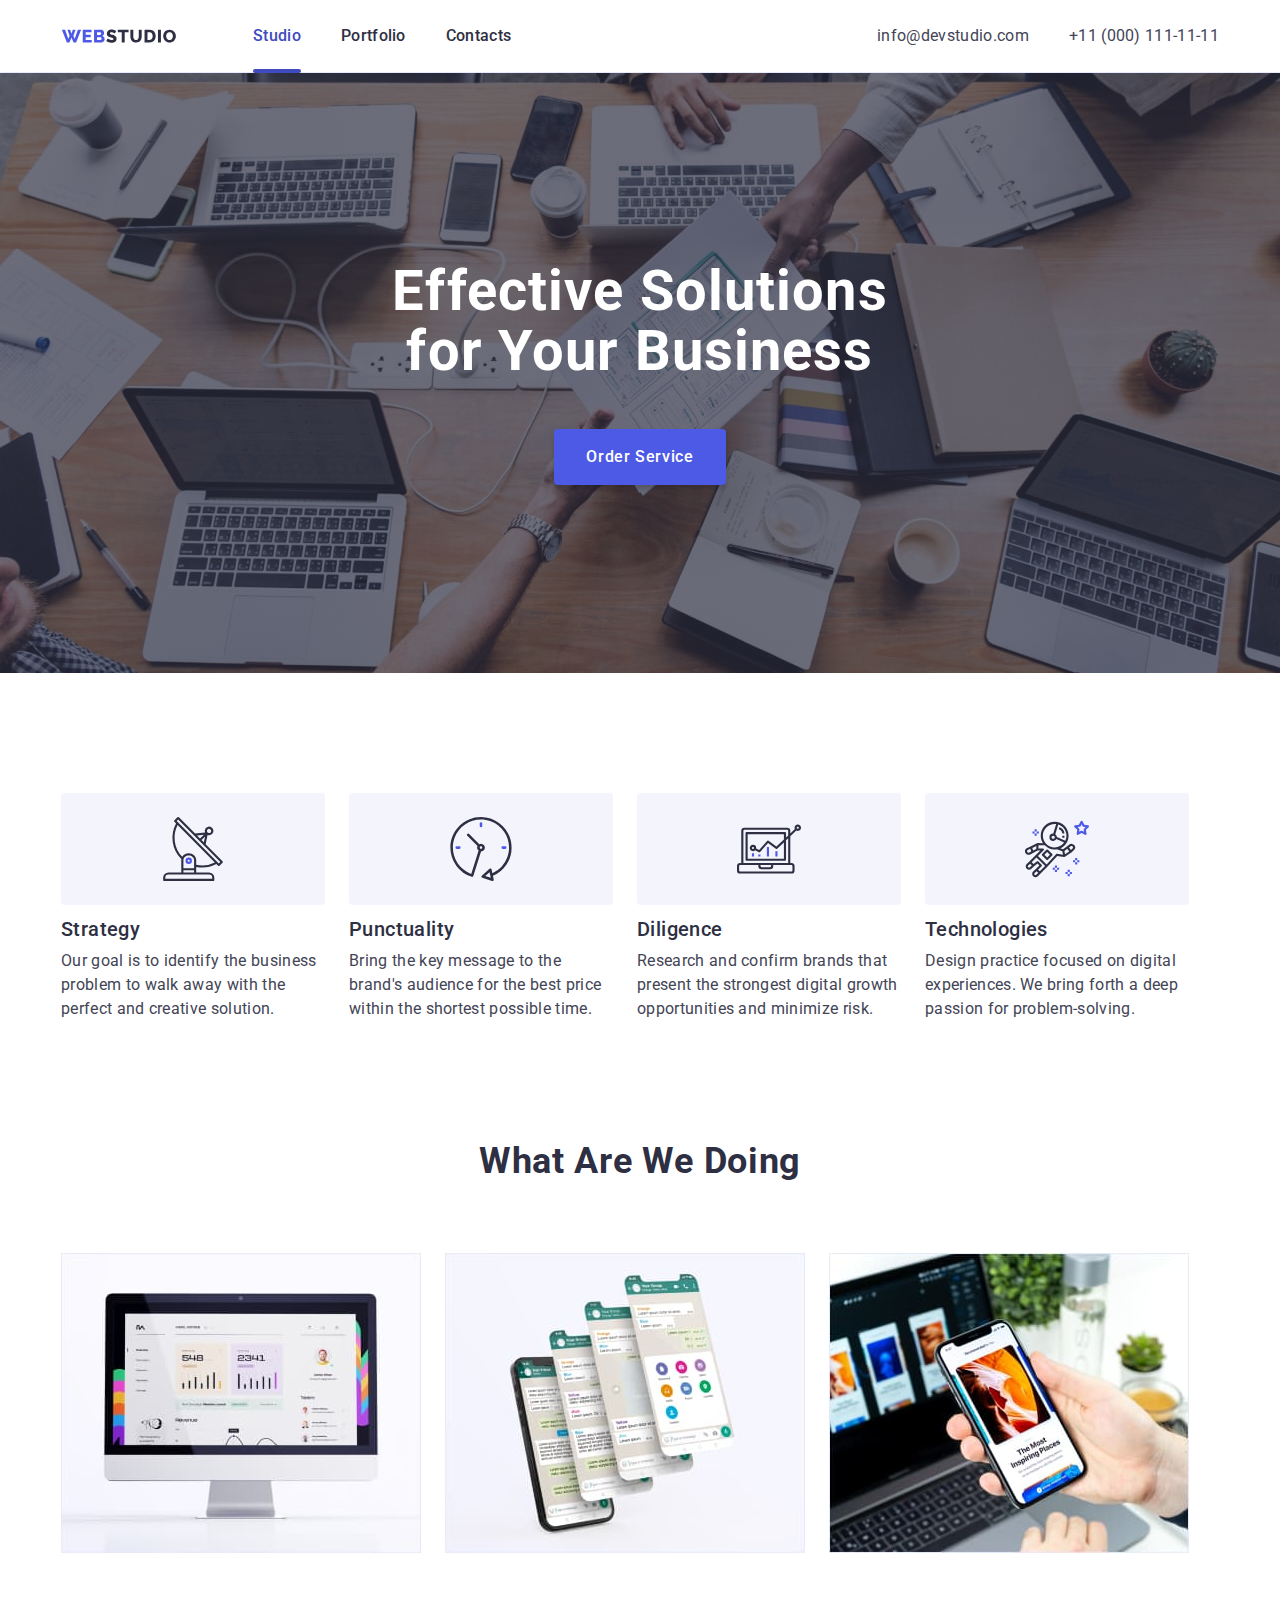
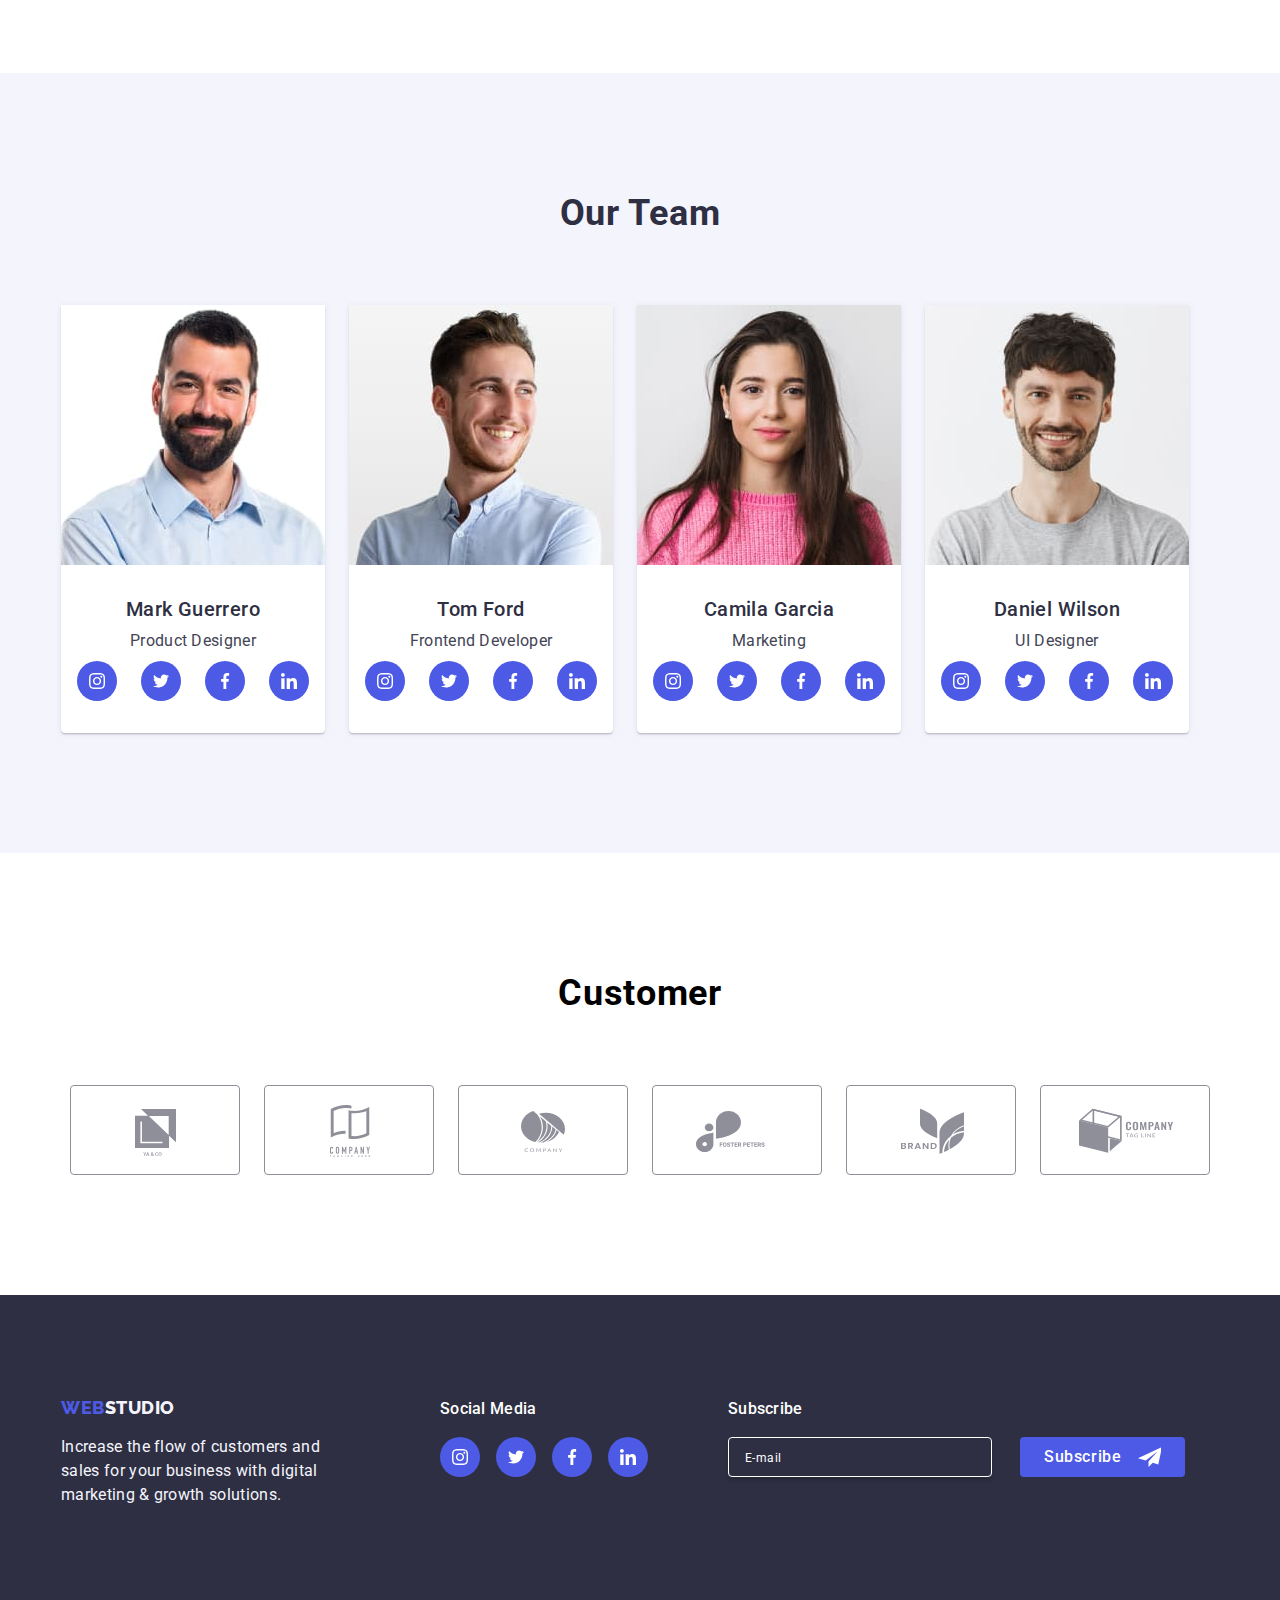
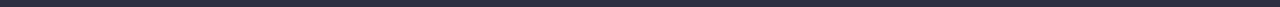
<file: index.html>
<!DOCTYPE html>
<html lang="en">
  <head>
    <title>Cyfred Go-IT-Markup Homework 6</title>
    <meta name="description" content="Cyfred Go-IT-Markup Homework 6">
    <meta charset="utf-8">

    <link rel="preconnect" href="https://fonts.googleapis.com">
    <link rel="preconnect" href="https://fonts.gstatic.com" crossorigin>
    <link href="https://fonts.googleapis.com/css2?family=Raleway:wght@800&family=Roboto:wght@400;500;700&display=swap" rel="stylesheet">
    <link rel="stylesheet" href="https://cdnjs.cloudflare.com/ajax/libs/modern-normalize/2.0.0/modern-normalize.min.css" integrity="sha512-4xo8blKMVCiXpTaLzQSLSw3KFOVPWhm/TRtuPVc4WG6kUgjH6J03IBuG7JZPkcWMxJ5huwaBpOpnwYElP/m6wg==" crossorigin="anonymous" referrerpolicy="no-referrer" />
    <link rel="stylesheet" href="css/styles.css">

  <body>
    <!-- Header Section -->
    <header class="header">
      <div class ="container main-header-container">
        <nav class="nav">
          <a href="index.html">
            <img class="nav-logo" src="./images/logo.svg" alt="Logo" >
          </a>
          <ul class="nav-list list">
            <li class="nav-list-item">
              <a class="nav-list-item-link active" href="./index.html">Studio</a>
            </li>
            <li class="nav-list-item">
              <a class="nav-list-item-link" href="./portfolio.html">Portfolio</a>
            </li>
            <li class="nav-list-item">
              <a class="nav-list-item-link" href="./index.html">Contacts</a>
            </li>
          </ul>
        </nav>
        <address class="address">
          <ul class="address-list list">
            <li class="address-list-item">
              <a class="address-list-item-link" href="mailto:info@devstudio.com" >info@devstudio.com</a>
            </li>
            <li class="address-list-item">
              <a class="address-list-item-link" href="tel:+110001111111">+11 (000) 111-11-11</a>
            </li>
          </ul>
        </address>
      </div>
    </header>  
    <!-- Main Section -->
    <main>
      <section class="section hero">
        <div class="container hero-container">
          <h1 class="section-hero-heading-text">
            Effective Solutions <br>
            for Your Business
          </h1>
          <button class="section-hero-button" type="button" data-modal-open>Order Service</button>
        </div>  
      </section>

      <section class="section feature">
        <div class="container feature-container">
          <h2 class="section-feature-heading-text" hidden>Features</h2>
          <ul class="feature-list list">
            <li class="feature-list-item">
              <svg width="64" height="64" class="icon icon-feature" >
                <use href="./icon.svg#antenna"></use>
              </svg>
              <h3 class="feature-list-item-heading-text">Strategy</h3>
              <p class="feature-list-item-content">
                Our goal is to identify the business <br>
                problem to walk away with the <br>
                perfect and creative solution.
              </p>
            </li>
            <li class="feature-list-item">
              <svg width="64" height="64" class="icon icon-feature">
                <use href="./icon.svg#clock"></use>
              </svg>
              <h3 class="feature-list-item-heading-text">Punctuality</h3>
              <p class="feature-list-item-content">
                Bring the key message to the <br>
                brand's audience for the best price <br>
                within the shortest possible time.
              </p>
            </li>
            <li class="feature-list-item">
              <svg width="64" height="64" class="icon icon-feature">
                <use href="./icon.svg#diagram"></use>
              </svg>
              <h3 class="feature-list-item-heading-text">Diligence</h3>
              <p class="feature-list-item-content">
                Research and confirm brands that <br>
                present the strongest digital growth <br>
                opportunities and minimize risk.
              </p>
            </li>
            <li class="feature-list-item">
              <svg width="64" height="64" class="icon icon-feature" >
                <use href="./icon.svg#astronaut"></use>
              </svg>
              <h3 class="feature-list-item-heading-text">Technologies</h3>
              <p class="feature-list-item-content">
                Design practice focused on digital <br>
                experiences. We bring forth a deep <br>
                passion for problem-solving.
              </p>
            </li>
          </ul>
        </div>     
      </section>

      <section class="section product">
        <div class="container product-container">
          <h2 class="section-product-heading-text">What are we doing</h2>
          <ul class="product-list list">
            <li class="product-list-item">
              <img class="product-list-item-img" src="images/wawd-img1.jpg" alt="What are we doing image1">
            </li>
            <li class="product-list-item">
              <img class="product-list-item-img" src="images/wawd-img2.jpg" alt="What are we doing image2">
            </li>
            <li class="product-list-item">
              <img class="product-list-item-img" src="images/wawd-img3.jpg" alt="What are we doing image3">
            </li>
          </ul>
        </div>
      </section>

      <section class="section team">
        <div class="container team-container">
          <h2 class="section-team-heading-text">Our Team</h2>
          <ul class="team-list list">
            <li class="team-list-item">
              <img class="team-list-item-img" src="images/ot-img1.jpg" alt="Product Designer">
              <div class="team-item-details">
                <h3 class="team-list-item-name">Mark Guerrero</h3>
                <p class="team-list-item-position">Product Designer</p>
                  <ul class="icon-team-list">
                    <li class="team-social-media-icon">
                      <a href="#" class="team-social-media-icon-link">
                        <svg width="16" height="16">
                            <use href="./icon.svg#instagram"></use>
                        </svg>
                      </a>
                    </li>
                    <li class="team-social-media-icon">
                      <a href="#" class="team-social-media-icon-link">
                        <svg width="16" height="16">
                            <use href="./icon.svg#twitter"></use>
                        </svg>
                      </a>
                    </li>
                    <li class="team-social-media-icon">
                      <a href="#" class="team-social-media-icon-link">
                        <svg width="16" height="16">
                            <use href="./icon.svg#facebook"></use>
                        </svg>
                      </a>
                    </li>
                    <li class="team-social-media-icon">
                      <a href="#" class="team-social-media-icon-link">
                        <svg width="16" height="16">
                            <use href="./icon.svg#linkedin"></use>
                        </svg>
                      </a>
                    </li>
                  </ul>
              </div>
            </li>
            <li class="team-list-item">
              <img class="team-list-item-img" src="images/ot-img2.jpg" alt="Frontend Developer">
              <div class="team-item-details">
                <h3 class="team-list-item-name">Tom Ford</h3>
                <p class="team-list-item-position">Frontend Developer</p>
                <ul class="icon-team-list">
                  <li class="team-social-media-icon">
                    <a href="#" class="team-social-media-icon-link">
                      <svg width="16" height="16">
                          <use href="./icon.svg#instagram"></use>
                      </svg>
                    </a>
                  </li>
                  <li class="team-social-media-icon">
                    <a href="#" class="team-social-media-icon-link">
                      <svg width="16" height="16">
                          <use href="./icon.svg#twitter"></use>
                      </svg>
                    </a>
                  </li>
                  <li class="team-social-media-icon">
                    <a href="#" class="team-social-media-icon-link">
                      <svg width="16" height="16">
                          <use href="./icon.svg#facebook"></use>
                      </svg>
                    </a>
                  </li>
                  <li class="team-social-media-icon">
                    <a href="#" class="team-social-media-icon-link">
                      <svg width="16" height="16">
                          <use href="./icon.svg#linkedin"></use>
                      </svg>
                    </a>
                  </li>
                </ul>
              </div>
            </li>
            <li class="team-list-item">
              <img class="team-list-item-img" src="images/ot-img3.jpg" alt="Marketing">
              <div class="team-item-details">
                <h3 class="team-list-item-name">Camila Garcia</h3>
                <p class="team-list-item-position">Marketing</p>
                <ul class="icon-team-list">
                  <li class="team-social-media-icon">
                    <a href="#" class="team-social-media-icon-link">
                      <svg width="16" height="16">
                          <use href="./icon.svg#instagram"></use>
                      </svg>
                    </a>
                  </li>
                  <li class="team-social-media-icon">
                    <a href="#" class="team-social-media-icon-link">
                      <svg width="16" height="16">
                          <use href="./icon.svg#twitter"></use>
                      </svg>
                    </a>
                  </li>
                  <li class="team-social-media-icon">
                    <a href="#" class="team-social-media-icon-link">
                      <svg width="16" height="16">
                          <use href="./icon.svg#facebook"></use>
                      </svg>
                    </a>
                  </li>
                  <li class="team-social-media-icon">
                    <a href="#" class="team-social-media-icon-link">
                      <svg width="16" height="16">
                          <use href="./icon.svg#linkedin"></use>
                      </svg>
                    </a>
                  </li>
                </ul>
              </div>
            </li>
            <li class="team-list-item">
              <img class="team-list-item-img" src="images/ot-img4.jpg" alt="UI Designer">
              <div class="team-item-details">
                <h3 class="team-list-item-name">Daniel Wilson</h3>
                <p class="team-list-item-position">UI Designer</p>
                <ul class="icon-team-list">
                  <li class="team-social-media-icon">
                    <a href="#" class="team-social-media-icon-link">
                      <svg width="16" height="16">
                          <use href="./icon.svg#instagram"></use>
                      </svg>
                    </a>
                  </li>
                  <li class="team-social-media-icon">
                    <a href="#" class="team-social-media-icon-link">
                      <svg width="16" height="16">
                          <use href="./icon.svg#twitter"></use>
                      </svg>
                    </a>
                  </li>
                  <li class="team-social-media-icon">
                    <a href="#" class="team-social-media-icon-link">
                      <svg width="16" height="16">
                          <use href="./icon.svg#facebook"></use>
                      </svg>
                    </a>
                  </li>
                  <li class="team-social-media-icon">
                    <a href="#" class="team-social-media-icon-link">
                      <svg width="16" height="16">
                          <use href="./icon.svg#linkedin"></use>
                      </svg>
                    </a>
                  </li>
                </ul>
              </div>
            </li>
          </ul>
        </div>
      </section>
      <!-- customer icon section -->
      <section class="customer">
        <div class="container customer-container">
            <h2 class="customer-header-title"> Customer </h2>
            <ul class="customer-list list">
              <li class="customer-list-item">
                <a href="#" class="customer-list-icon-link">
                    <svg class="customer-icon" width="168" height="88">
                      <use href="./icon.svg#client1"></use>
                    </svg>
                </a>
              </li>
              <li class="customer-list-item">
                <a href="#" class="customer-list-icon-link">
                  <svg class="customer-icon" width="168" height="88">
                    <use href="./icon.svg#client2"></use>
                  </svg>
                </a>
              </li>
              <li class="customer-list-item">
                <a href="#" class="customer-list-icon-link">
                  <svg class="customer-icon" width="168" height="88">
                    <use href="./icon.svg#client3"></use>
                  </svg>
                </a>
              </li>
              <li class="customer-list-item">
                <a href="#" class="customer-list-icon-link">
                  <svg class="customer-icon" width="168" height="88">
                    <use href="./icon.svg#client4"></use>
                  </svg>
                </a>
              </li>
              <li class="customer-list-item">
                <a href="#" class="customer-list-icon-link">
                  <svg class="customer-icon" width="168" height="88">
                    <use href="./icon.svg#client5"></use>
                  </svg>
                </a>
              </li>
              <li class="customer-list-item">
                <a href="#" class="customer-list-icon-link">
                  <svg class="customer-icon" width="168" height="88">
                    <use href="./icon.svg#client6"></use>
                  </svg>
                </a>
              </li>
            </ul>
        </div>
      </section>         
    </main>
    <!-- Footer Section -->
    <footer class="footer">
        <div class="container footer-container">
          <div class="footer-details">
              <a href="index.html">
                <span class="span-web">WEB</span><span class="span-studio">STUDIO</span>
              </a>
              <p class="footer-text">
                Increase the flow of customers and <br>
                sales for your business with digital <br>
                marketing & growth solutions.
              </p>
          </div>
          <div class="footer-social-links">
              <h2 class="social-media"> Social Media </h2>
              <ul class="footer-social-media-list list ">
                  <li class="footer-social-media-item">
                      <a href="#" class="footer-social-media-icon-link">
                          <svg class="footer-social-icon" width="24" height="24" >
                              <use href="./icon.svg#instagram"></use>
                          </svg>
                      </a>
                  </li>
                  <li class="team-social-media-icon">
                      <a href="#" class="footer-social-media-icon-link">
                          <svg class="footer-social-icon" width="24" height="24">
                              <use href="./icon.svg#twitter"></use>
                          </svg>
                      </a>
                      </li>
                      <li class="team-social-media-icon">
                      <a href="#" class="footer-social-media-icon-link">
                          <svg class="footer-social-icon" width="24" height="24">
                              <use href="./icon.svg#facebook"></use>
                          </svg>
                      </a>
                      </li>
                      <li class="team-social-media-icon">
                      <a href="#" class="footer-social-media-icon-link">
                          <svg class="footer-social-icon" width="24" height="24">
                              <use href="./icon.svg#linkedin"></use>
                          </svg>
                      </a>
                  </li>

              </ul>
          </div>
          <div class="footer-subscribe">
            <p class="subscriber-text"> Subscribe </p>
                <form class="subscriber-form">
                    <div class="subscriber-field">
                        <label class="footer-form-field">
                            <input class="footer-form-input" type="email" name="user-email" placeholder="E-mail" required>
                        </label>
                        <button class="button button-subscriber" type="submit">
                          <span>Subscribe</span>
                          <svg width="24" height="24" class="subscriber-icon">
                            <use href="./icon.svg#paper-plane"></use>
                          </svg>
                         
                        </button>
                    </div>
                </form>
            </div>
        </div> 
    </footer>
    <div class="modal is-hidden" data-modal>
      <div class="modal-content">
        <button type="button" class="modal-close" data-modal-close>
          <svg class="modal-close-icon" width="8" height="8">
            <use href="./icon.svg#icon-close"></use>
          </svg>
        </button>
        <h2 class="modal-title">Leave your contacts and we will call you back</h2>
        
        <form class="user-contact">

          <label class = "user-contact-field">
            <span class = "user-contact-label">Name</span>
            <input class = "user-contact-input" type="text" name="full_name" required>
            <svg class="user-contact-field-icon">
              <use href="./icon.svg#icon-name"></use>
            </svg>
          </label>

          <label class="user-contact-field">
            <span class="user-contact-label">Phone</span>
            <input class = "user-contact-input" 
              type="tel" name="user-phone" required />
            <svg class="user-contact-field-icon">
              <use href="./icon.svg#icon-phone"></use>
            </svg>
          </label>

          <label class="user-contact-field">
            <span class="user-contact-label">Email</span>
            <input class = "user-contact-input" 
              type="email" name="user-email" required />
            <svg class="user-contact-field-icon">
              <use href="./icon.svg#icon-email"></use>
            </svg>
          </label>
           
          <label class="user-contact-field user-contact-comment">
            <span class="user-contact-label">Comments</span>
            <textarea
              class="user-contact-textarea"
              name="user-feedback"
              rows="8"
              placeholder="Text input"
            ></textarea>
          </label>

          <label class="user-contact-field user-contact-checkbox">
            <input
              class="user-contact-input-checkbox"
              type="checkbox"
              name="user-terms"
             
            />
            <svg class="user-contact-field-checkmark" width="16" height="16">
              <use href="./icon.svg#icon-checkbox"></use>
            </svg>
            <span class="user-contact-agree-text"
              >I accept the terms and conditions of the
              <a class="form-terms" href="">Privacy Policy</a>
            </span>
          </label>

          <button class="user-contact-submit" type="submit">Send</button>
        </form>
      </div>
    </div>
    
    <script src="./js/modal.js"></script>

  </body>
</html>
</file>
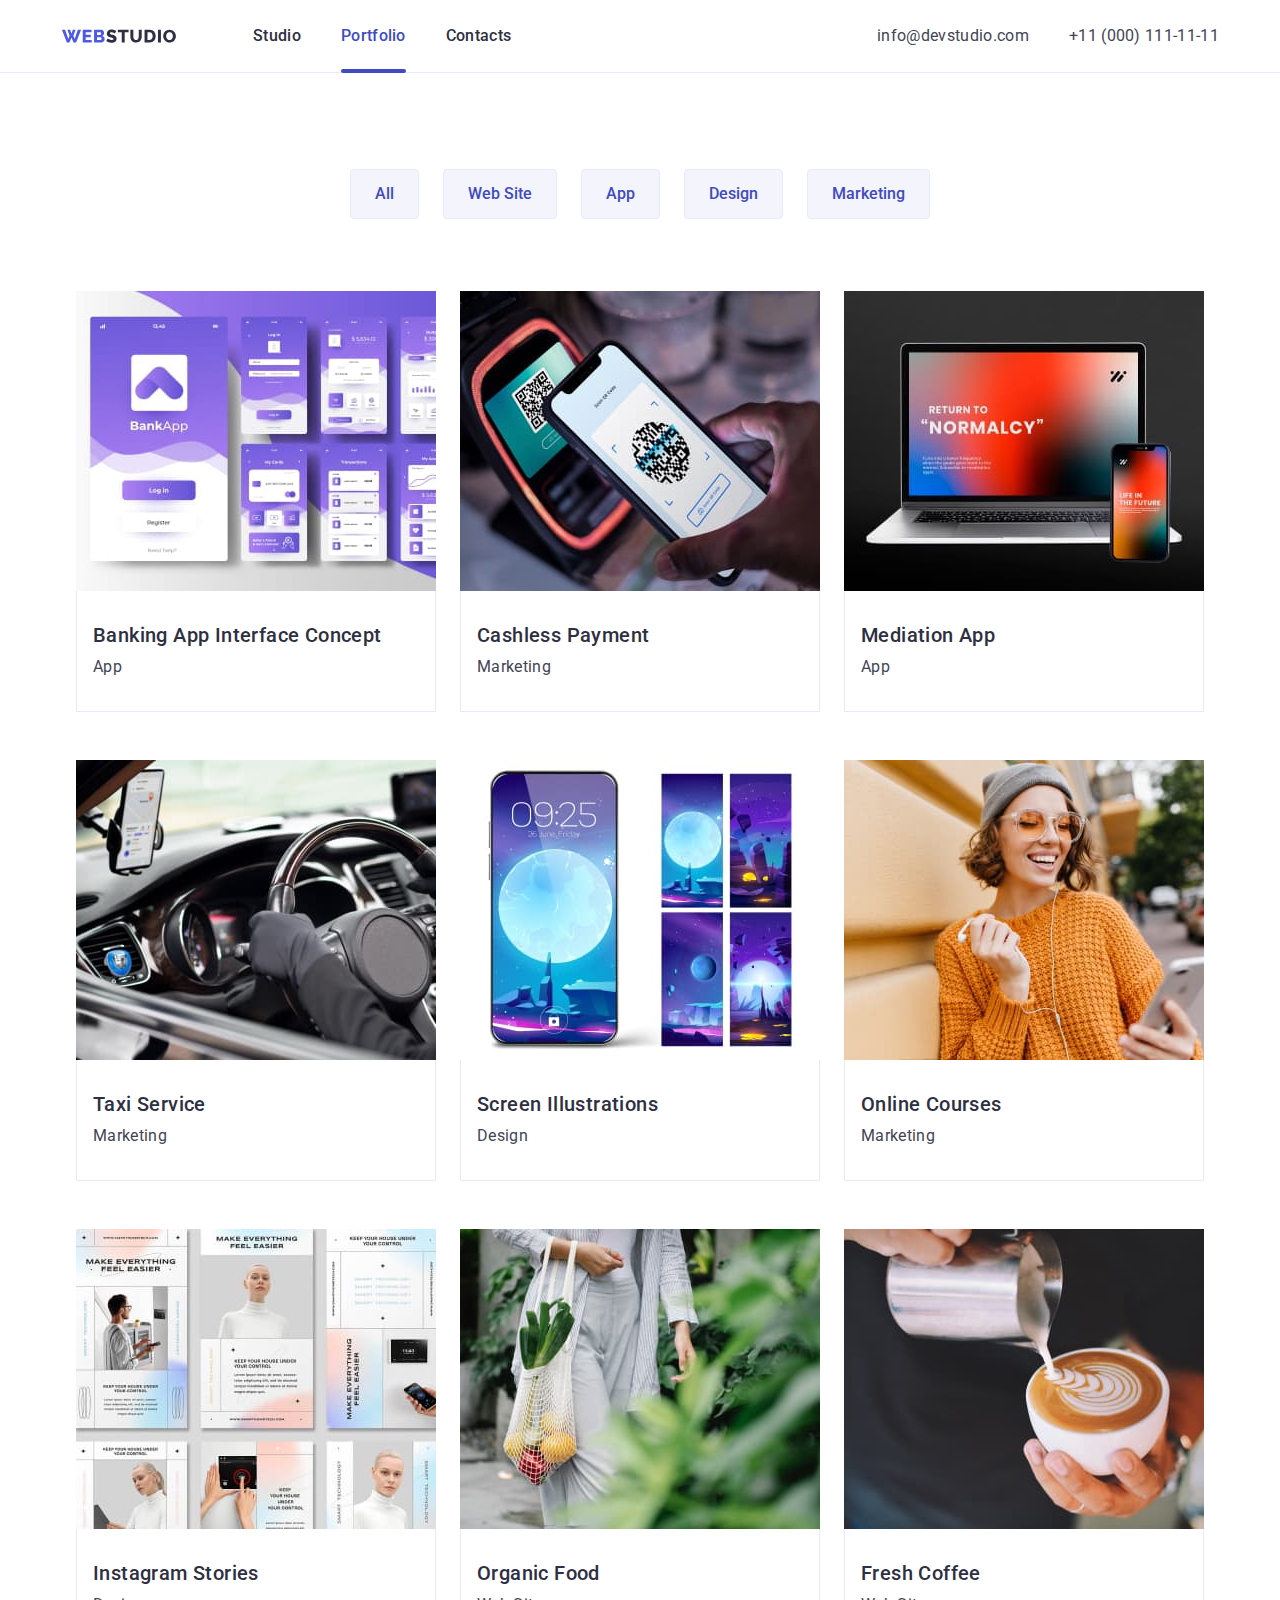
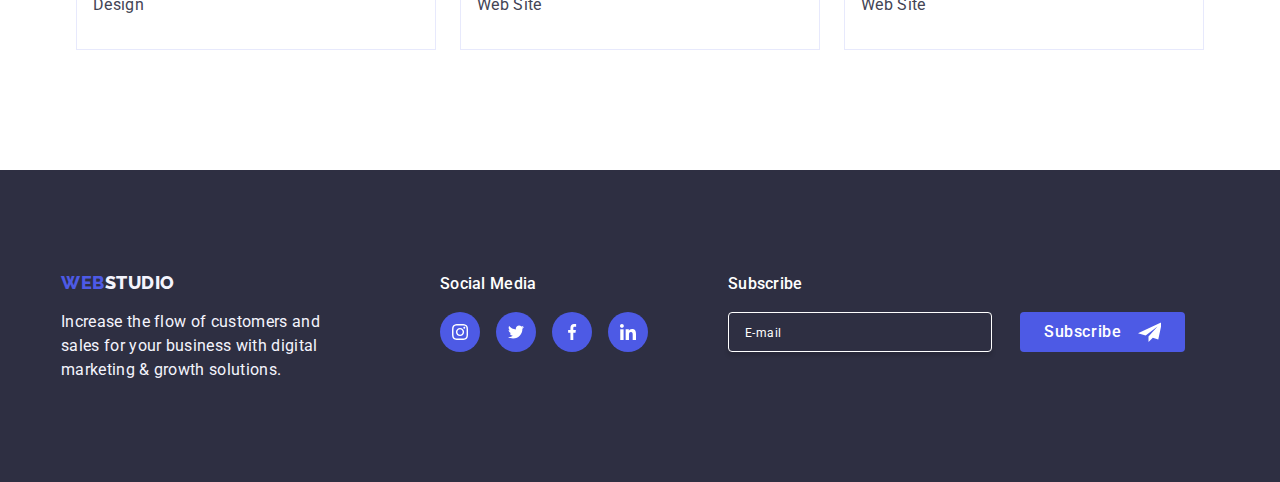
<file: portfolio.html>
<!DOCTYPE html>
<html lang="en">

  <head>

    <title>Cyfred Go-IT-Markup Homework 6</title>
    <meta name="description" content="Cyfred Go-IT-Markup Homework 6" >
    <meta charset="utf-8" >

    <link rel="preconnect" href="https://fonts.googleapis.com">
    <link rel="preconnect" href="https://fonts.gstatic.com" crossorigin>
    <link href="https://fonts.googleapis.com/css2?family=Raleway:wght@800&family=Roboto:wght@400;500;700&display=swap" rel="stylesheet">
    <link rel="stylesheet" href="https://cdnjs.cloudflare.com/ajax/libs/modern-normalize/2.0.0/modern-normalize.min.css" integrity="sha512-4xo8blKMVCiXpTaLzQSLSw3KFOVPWhm/TRtuPVc4WG6kUgjH6J03IBuG7JZPkcWMxJ5huwaBpOpnwYElP/m6wg==" crossorigin="anonymous" referrerpolicy="no-referrer" />
    <link rel="stylesheet" href="css/styles.css" >

  </head>

  <body>
    <!-- Header Section -->
    <header class="header">
      <div class ="container main-header-container">
        <nav class="nav">
          <a href="index.html">
            <img class="nav-logo" src="./images/logo.svg" alt="Logo">
          </a>
          <ul class="nav-list list">
            <li class="nav-list-item">
              <a class="nav-list-item-link" href="./index.html">Studio</a>
            </li>
            <li class="nav-list-item">
              <a class="nav-list-item-link active" href="./portfolio.html">Portfolio</a>
            </li>
            <li class="nav-list-item">
              <a class="nav-list-item-link" href="./index.html">Contacts</a>
            </li>
          </ul>
        </nav>
        <address class="address">
          <ul class="address-list list">
            <li class="address-list-item">
              <a class="address-list-item-link" href="mailto:info@devstudio.com"
                >info@devstudio.com</a
              >
            </li>
            <li class="address-list-item">
              <a class="address-list-item-link" href="tel:+110001111111"
                >+11 (000) 111-11-11</a>
            </li>
          </ul>
        </address>
      </div>
    </header>
    <!-- Main Section -->
    <main>
      <!-- Filter Buttons -->
      <section class="section portfolio">
        <div class ="container portfolio-container"> 
          <h2 class="section-portfolio-heading-text" hidden>Portfolio Filter</h2>
          <ul class="portfolio-projects-list list">
            <li class="portfolio-list-item">
              <button class="portfolio-item-button active-button" type="button">
                All
              </button>
            </li>
            <li class="portfolio-list-item">
              <button class="portfolio-item-button" type="button">
                Web Site
              </button>
            </li>
            <li class="portfolio-list-item">
              <button class="portfolio-item-button" type="button">App</button>
            </li>
            <li class="portfolio-list-item">
              <button class="portfolio-item-button" type="button">Design</button>
            </li>
            <li class="portfolio-list-item">
              <button class="portfolio-item-button" type="button">
                Marketing
              </button>
            </li>
          </ul>
        </div> 
      </section>
      <!-- Section Projects -->
      <section class="section projects">
        <div class ="container project-container">
          <h2 class="section-projects-heading-text" hidden>Project1 Lists</h2>
          <ul class="section-projects-list list">
            <li class="projects-list-item">
              <div class="projects-list-item">
                <div class="container-figure-wrapper">
                  <figure class="our-projects-figure">
                    <figcaption class="our-projects-figure-caption">
                      14 Stylish and User-Friendly App Design Concepts · Task Manager App · Calorie Tracker App · Exotic Fruit Ecommerce App · Cloud Storage App
                    </figcaption>
                    <img
                      class="project-item-image"
                      src="images/row1-project-card1.jpg"
                      alt="Banking App Interface Concept"
                    >
                  </figure>
                </div>
              </div>
              <div class="project-item-details">
                <h3 class="project-item-text-project-name">Banking App Interface Concept</h3>
                <p class="project-item-text-project-type">App</p>
              </div>
            </li>
            <li class="projects-list-item">
              <div class="projects-list-item">
                <div class="container-figure-wrapper">
                  <figure class="our-projects-figure">
                    <figcaption class="class="our-projects-figure-caption"">
                      14 Stylish and User-Friendly App Design Concepts · Task Manager App · Calorie Tracker App · Exotic Fruit Ecommerce App · Cloud Storage App
                    </figcaption>
                    <img
                      class="project-item-image"
                      src="images/row1-project-card2.jpg"
                      alt="Cashless Payment"
                    >
                  </figure>
                </div>
              </div>
              <div class="project-item-details">
                <h3 class="project-item-text-project-name">Cashless Payment</h3>
                <p class="project-item-text-project-type">Marketing</p>
              </div>
            </li>
            <li class="projects-list-item">
              <div class="projects-list-item">
                <div class="container-figure-wrapper">
                  <figure class="our-projects-figure">
                    <figcaption class="class="our-projects-figure-caption"">
                      14 Stylish and User-Friendly App Design Concepts · Task Manager App · Calorie Tracker App · Exotic Fruit Ecommerce App · Cloud Storage App
                    </figcaption>
                    <img
                      class="project-item-image"
                      src="images/row1-project-card3.jpg"
                      alt="Mediation App"
                    >
                  </figure>
                </div>
              </div>
              <div class="project-item-details">
                <h3 class="project-item-text-project-name">Mediation App</h3>
                <p class="project-item-text-project-type">App</p>
              </div>
            </li>
            <li class="projects-list-item">
              <div class="projects-list-item">
                <div class="container-figure-wrapper">
                  <figure class="our-projects-figure">
                    <figcaption class="class="our-projects-figure-caption"">
                      14 Stylish and User-Friendly App Design Concepts · Task Manager App · Calorie Tracker App · Exotic Fruit Ecommerce App · Cloud Storage App
                    </figcaption>
                    <img
                      class="project-item-image"
                      src="images/row2-project-card1.jpg"
                      alt="Taxi Service"
                    >
                  </figure>
                </div>
              </div>
              <div class="project-item-details">
                <h3 class="project-item-text-project-name">Taxi Service</h3>
                <p class="project-item-text-project-type">Marketing</p>
              </div>
            </li>

            <li class="projects-list-item">
              <div class="projects-list-item">
                <div class="container-figure-wrapper">  
                  <figure class="our-projects-figure">
                    <figcaption class="class="our-projects-figure-caption"">
                      14 Stylish and User-Friendly App Design Concepts · Task Manager App · Calorie Tracker App · Exotic Fruit Ecommerce App · Cloud Storage App
                    </figcaption>
                    <img
                      class="project-item-image"
                      src="images/row2-project-card2.jpg"
                      alt="Screen Illustrations"
                    >
                  </figure>
                </div>
              </div>
              <div class="project-item-details">
                <h3 class="project-item-text-project-name">Screen Illustrations</h3>
                <p class="project-item-text-project-type">Design</p>
              </div>
            </li>
            <li class="projects-list-item">
              <div class="projects-list-item">
                <div class="container-figure-wrapper">
                  <figure class="our-projects-figure">
                    <figcaption class="class="our-projects-figure-caption"">
                      14 Stylish and User-Friendly App Design Concepts · Task Manager App · Calorie Tracker App · Exotic Fruit Ecommerce App · Cloud Storage App
                    </figcaption>
                    <img
                      class="project-item-image"
                      src="images/row2-project-card3.jpg"
                      alt="Online Courses"
                    >
                  </figure>
                </div>
              </div>
              <div class="project-item-details">
                <h3 class="project-item-text-project-name">Online Courses</h3>
                <p class="project-item-text-project-type">Marketing</p>
              </div>
            </li>
            <li class="projects-list-item">
              <div class="projects-list-item">
                <div class="container-figure-wrapper">
                  <figure class="our-projects-figure">
                    <figcaption class="class="our-projects-figure-caption"">
                      14 Stylish and User-Friendly App Design Concepts · Task Manager App · Calorie Tracker App · Exotic Fruit Ecommerce App · Cloud Storage App
                    </figcaption>
                    <img
                      class="project-item-image"
                      src="images/row3-project-card1.jpg"
                      alt="Instagram Stories"
                    >
                  </figure>
                </div>
              </div>
              <div class="project-item-details">
                <h3 class="project-item-text-project-name">Instagram Stories</h3>
                <p class="project-item-text-project-type">Design</p>
              </div>
            </li>
            <li class="projects-list-item">
              <div class="projects-list-item">
                <div class="container-figure-wrapper">
                  <figure class="our-projects-figure">
                    <figcaption class="class="our-projects-figure-caption"">
                      14 Stylish and User-Friendly App Design Concepts · Task Manager App · Calorie Tracker App · Exotic Fruit Ecommerce App · Cloud Storage App
                    </figcaption>
                    <img
                      class="project-item-image"
                      src="images/row3-project-card2.jpg"
                      alt="Organic Food"
                    >
                  </figure>
                </div>
              </div>
              <div class="project-item-details">
                <h3 class="project-item-text-project-name">Organic Food</h3>
                <p class="project-item-text-project-type">Web Site</p>
              </div>
            </li>
            <li class="projects-list-item">
              <div class="projects-list-item">
                <div class="container-figure-wrapper">
                  <figure class="our-projects-figure">
                    <figcaption class="class="our-projects-figure-caption"">
                      14 Stylish and User-Friendly App Design Concepts · Task Manager App · Calorie Tracker App · Exotic Fruit Ecommerce App · Cloud Storage App
                    </figcaption>
                    <img
                      class="project-item-image"
                      src="images/row3-project-card3.jpg"
                      alt="Fresh Coffee"
                    >
                  </figure>
                </div>
              </div>
              <div class="project-item-details"> 
                <h3 class="project-item-text-project-name">Fresh Coffee</h3>
                <p class="project-item-text-project-type">Web Site</p>
              </div> 
            </li>
          </ul>
        </div>
      </section>
    </main>
    <!-- Footer Section -->
    <footer class="footer">
      <div class="container footer-container">
        <div class="footer-details">
            <a href="index.html">
              <span class="span-web">WEB</span><span class="span-studio">STUDIO</span>
            </a>
            <p class="footer-text">
              Increase the flow of customers and <br>
              sales for your business with digital <br>
              marketing & growth solutions.
            </p>
        </div>
        <div class="footer-social-links">
            <h2 class="social-media"> Social Media </h2>
            <ul class="footer-social-media-list list ">
                <li class="footer-social-media-item">
                    <a href="#" class="footer-social-media-icon-link">
                        <svg class="footer-social-icon" width="24" height="24" >
                            <use href="./icon.svg#instagram"></use>
                        </svg>
                    </a>
                </li>
                <li class="team-social-media-icon">
                    <a href="#" class="footer-social-media-icon-link">
                        <svg class="footer-social-icon" width="24" height="24">
                            <use href="./icon.svg#twitter"></use>
                        </svg>
                    </a>
                    </li>
                    <li class="team-social-media-icon">
                    <a href="#" class="footer-social-media-icon-link">
                        <svg class="footer-social-icon" width="24" height="24">
                            <use href="./icon.svg#facebook"></use>
                        </svg>
                    </a>
                    </li>
                   
                    <li class="team-social-media-icon">
                    <a href="#" class="footer-social-media-icon-link">
                        <svg class="footer-social-icon" width="24" height="24">
                            <use href="./icon.svg#linkedin"></use>
                        </svg>
                    </a>
                </li>
            </ul>
        </div>
        <div class="footer-subscribe">
          <p class="subscriber-text"> Subscribe </p>
              <form class="subscriber-form">
                  <div class="subscriber-field">
                      <label class="footer-form-field">
                          <input class="footer-form-input" type="email" name="user-email" placeholder="E-mail" required>
                      </label>
                      <button class="button button-subscriber" type="submit">
                        Subscribe
                        <svg width="24" height="24" class="subscriber-icon">
                          <use href="./icon.svg#paper-plane"></use>
                        </svg>
                       
                      </button>
                  </div>
              </form>
          </div>
        </div> 
      </div>
    </footer>
    <div class="modal is-hidden" data-modal>
      <div class="modal-content">
        <button type="button" class="modal-close" data-modal-close>
          <svg class="modal-close-icon" width="8" height="8" stroke="1">
            <use href="./icon.svg#icon-close"></use>
          </svg>
        </button>
      </div>
    </div>
    <script src="./js/modal.js"></script>
  </body>
</html>
</file>
<file: css/styles.css>
* {
  margin: 0;
  padding: 0;
  box-sizing: border-box;
}

:root {
  --iris: #4D5AE5;
  --ocean: #404BBF;
  --navy-blue: #2E2F42;
  --green: #31D0AA;
  --slate: #434455;
  --light-slate: #8E8F99;
  --cornflower: #E7E9FC;
  --cloud: #F4F4FD;
  --navy-blue-modal: rgba(46, 47, 66, 0.40);
  --grey :#2E2F42;
  --white :#FFFFFF;
  --dairy :#FCFCFC;
  --transition-duration: 250ms;
  }

body {
  font-family: 'Roboto', sans-serif;
  background-color: rgba(255,255,255,1);
}

ul {
  list-style: none;
}

a {
  text-decoration: none;
}

figure{
  margin: 0px;
}

img{
  display: block;
  width: 100%;
}

button {
  font-family: inherit;
  cursor: pointer;
  border: unset;
  outline: none;
}

address{
  font-size: normal;
}

input {
  font-family: inherit;
}

.container{
  width: 1158px;
  margin: 0 auto;
}

.main-header-container{
  display: flex;
  justify-content: space-between;
}

.header{
  background-color: var(--white);
  border-bottom: 1px solid var(--cornflower);
  padding: 24px 0;
}

.nav{
  display: inline-flex;
  gap: 76px;
}

.nav-list{
  display: flex;
  gap: 40px; 
}

.nav-list-item{
  position: relative;
}

.nav-list-item-link {
  color: var(--navy-blue);
  font-size: 16px;
  font-weight: 500;
  line-height: 1.50em; /* 150% */
  letter-spacing: 0.32px;
  transition: color var(--transition-duration) 
          cubic-bezier(0.4, 0, 0.2, 1);
}

.nav-list-item-link::after{
  content: '';
  height: 4px;
  width: 0;
  background-color: var(--ocean);
  border-radius: 2px;
  position: absolute;
  left: 0;
  bottom: -25px;
  transition: width var(--transition-duration) 
              cubic-bezier(0.4, 0, 0.2, 1);
}


.nav-list-item:hover .nav-list-item-link::after{
  width: 100%;
}

.nav-list-item-link:hover::after, .active::after{
  width: 100%;
}

.nav-list-item:hover .address-list-item-link{
  color: var(--ocean);
}

.nav-list-item:hover .nav-list-item-link{
  color: var(--ocean);
}

.nav-list-item-link.active {
  color: var(--ocean);
}

.address-list{
  display: flex;
  gap: 40px;
}

.address-list-item-link {
  color: var(--slate);
  font-size: 16px;
  font-style: normal;
  line-height: 1.5em;
  letter-spacing: 0.32px;
}

/* .nav-list-item-link:hover,
.nav-list-item-link:focus, */
.address-list-item-link:hover,
.address-list-item-link:focus {
  color: var(--ocean);
}

.hero {
  
  background-image: linear-gradient(rgba(46, 47, 66, 0.7), rgba(46, 47, 66, 0.7)), url("../images/people-office1.jpg");
  padding: 188px 0;
  background-repeat: no-repeat;
  background-position: center;
  background-size: cover;
  /* position: relative; */
  
}

.section-hero-heading-text {
  /* background: var(--navy-blue); */
  color: var(--white);
  font-size: 56px;
  line-height: 1.07143em;
  letter-spacing: 1.12px;
  text-align: center;
  margin-bottom: 48px;
}

.section-hero-button {
  display: flex;
  margin: 0 auto;
  justify-content: center;
  align-items: center;

  padding: 16px 32px;
  gap: 10px;
  border-radius: 4px;
  background: var(--iris);
  box-shadow: 0px 4px 4px 0px rgba(0, 0, 0, 0.15);
  color: var(--white);
  font-size: 16px;
  font-weight: 500;
  line-height: 1.5em; /* 150% */
  letter-spacing: 0.64px;
}

.button-subscriber:hover,
.button-subscriber:focus,
.user-contact-submit:hover,
.user-contact-submit:focus,
.section-hero-button:hover,
.section-hero-button:focus {
  background-color: var(--ocean);
  transition: background-color var(--transition-duration) 
          cubic-bezier(0.4, 0, 0.2, 1);
}

.feature{
  background-color: var(--white);
  color: var(--navy-blue);
  display: flex;
  padding-top: 120px; 
  padding-bottom: 120px;
}
.icon-feature{
  background: var(--cloud);
  border-radius: 4px;
  width: 264px;
  height: 112px;
  padding: 24px 100px;
}

.feature-list-item-heading-text{
  margin-top: 8px;
  margin-bottom: 8px;
}

.feature-list{
  display: flex;
  gap: 24px;
 }

.product{
  background-color: var(--white);
  padding-top: 0;
  padding-bottom: 120px;
}

.section-product-heading-text{
  margin-bottom: 72px; 
}
 
.product-list{
  display: flex;
  gap: 24px;
}

.section-container{
  padding-top: 120px;
  padding-bottom: 120px;
}

.section-team-heading-text{
  margin-bottom: 72px;
  text-align: center;
}

.icon-team-list{
  display: flex;
  justify-content: center;
  gap: 24px;
  margin-top: 8px;
}

.team-social-media-icon-link{
  display: flex;
  align-items: center;
  justify-content: center;
  width: 40px;
  height: 40px;
  background-color:var(--iris) ;
  fill: var(--white);
  border-radius: 22px;  
  transition: background-color var(--transition-duration) 
          cubic-bezier(0.4, 0, 0.2, 1);
}

.team-social-media-icon-link:hover{
  background-color: var(--ocean);
}

.team{
  background-color: var(--cloud);

  padding-top: 120px;
  padding-bottom: 120px;
}

.team-list {
  display: flex;
  gap: 24px;
}

.team-list-item{
  background-color: var(--white);
  border-radius: 0px 0px 4px 4px;
  background: var(--white);
  box-shadow: 0px 2px 1px 0px rgba(46, 47, 66, 0.08), 
    0px 1px 1px 0px rgba(46, 47, 66, 0.16), 0px 1px 6px 0px rgba(46, 47, 66, 0.08);
}

.team-list-item-img{
  margin: 0;
}

.team-item-details{
  padding: 32px 16px;
}

.team-list-item-name{
  margin-bottom:8px;
}

.customer {
  padding: 120px 0;

}

.customer-list{
  display: flex;
  justify-content: center;
  gap: 24px;
}

.customer-icon{
  padding: 16px 32px;
  fill: currentColor;
  transition: fill var(--transition-duration) 
          cubic-bezier(0.4, 0, 0.2, 1);
}

.customer-list-item{
  border-radius: 4px;
  border: 1px solid var(--light-slate);
  transition: border-color var(--transition-duration)
              cubic-bezier(0.4, 0, 0.2, 1);
}

.customer-list-item:hover{
  border-color: var(--ocean);
}

.customer-list-item:hover .customer-list-icon-link{
  color: var(--ocean);
}

.customer-list-icon-link{
  display: flex;
  align-items: center;
  justify-content: center;
  /* border: 1px solid var(--light-slate); */
  color: var(--light-slate);
  border-radius: 4px;
  transition: color var(--transition-duration)
  cubic-bezier(0.4, 0, 0.2, 1);

}

.customer-header-title {
  color: var(--navyblue);
  text-align: center;
  font-size: 36px;
  line-height: 1.11111em;
  letter-spacing: 0.72px;
  text-transform: capitalize;
  margin-bottom: 72px;
}

.section-feature-heading-text,
.section-product-heading-text,
.section-team-heading-text,
.section-portfolio-heading-text,
.section-projects1-heading-text,
.section-projects2-heading-text,
.section-projects3-heading-text{
  color: var(--navy-blue);
  text-align: center;
  font-size: 36px;
  line-height: 1.11111em; /* 111.111% */
  letter-spacing: 0.72px;
  text-transform: capitalize;
}

.section-product-heading-text
.section-team-heading-text, 
.team-list-item-name,
.team-list-item-position
 {
    text-align: center;
 }

.feature-list-item-heading-text,
.team-list-item-name,
.project-item-text-project-name {
  color: var(--navy-blue);
  font-size: 20px;
  font-weight: 500;
  line-height: 1.2em;
  letter-spacing: 0.4px;
}

.feature-list-item-content,
.team-list-item-position,
.project-item-text-project-type,
.footer-text {
  color: var(--slate);
  font-size: 16px;
  line-height: 1.5em;
  letter-spacing: 0.32px;
}

.portfolio{
  padding-top: 96px;
  padding-bottom: 72px;
}

.portfolio-projects-list{
  display: flex;
  justify-content: center;
  gap: 24px;
}

/* hw5 */
.projects{
  padding-bottom: 120px;
}

.section-projects-list{
  display: flex;
  flex-wrap: wrap;
  justify-content: center;
  column-gap: 24px;
  row-gap: 48px;
}

/* hm5 */
.projects-list-item{
  position: relative;
  background: var(--white);
  overflow: hidden;
  display: block;
}

.our-projects-figure{
  font-size: 16px;
  font-weight: 400;
  line-height: 1.5em; 
  letter-spacing: 0.32px;
  position: relative;
}
/* hm5 */ 
.projects-list-item figcaption{
  position: absolute;
  /* overflow: hidden; */
  top: 0px;
  left: 0px;
  width: 100%;
  height: 100%;

  background-color: var(--iris);
  padding: 0px 32px;
  padding-top: 32px;

  color: var(--cloud);
  object-fit: cover;
  object-position: center;

  text-align: left;
  align-items: top;
  
  transition: transform var(--transition-duration) cubic-bezier(0.4, 0, 0.2, 1);
  transform: translateY(100%); 
  will-change: transform;
  
}

/* hm5 */ 
.projects-list-item:hover figcaption{
  transform: translateY(0); 
}


.projects-list-item:hover{
  box-shadow: 0px 2px 1px 0px rgba(46, 47, 66, 0.08), 
              0px 1px 1px 0px rgba(46, 47, 66, 0.16), 
              0px 1px 6px 0px rgba(46, 47, 66, 0.08);
  /* border: 1px solid var(--cloud); */
}

.projects-list-item:hover .project-item-details{
  /* border: unset; */
}

.container-figure-wrapper{
  position: relative;
}

.project-item-text-project-name{
  margin-bottom: 8px;
}

.project-item-details{
  padding: 32px 16px;
  border: 1px solid var(--cornflower);
  border-top: unset;
  display: block;
}

.portfolio-item-button {
  border-radius: 4px;
  border:1px solid var(--cornflower);
  background: var(--cloud);
  font-size: 16px;
  font-weight: 500;
  line-height: 1.5em;
  color: var(--ocean);
  padding: 12px 24px;
}

.portfolio-item-button:hover,
.portfolio-item-button:focus {
  color: var(--white);
  background-color: var(--ocean);
  border-color: var(--ocean);
  border-radius: 4px;
  background: var(--ocean);
  box-shadow: 0px 2px 2px 0px rgba(0, 0, 0, 0.12),
    0px 2px 1px 0px rgba(0, 0, 0, 0.08), 
    0px 3px 1px 0px rgba(0, 0, 0, 0.1);
  transition: color var(--transition-duration) cubic-bezier(0.4, 0, 0.2, 1),
    background-color var(--transition-duration) cubic-bezier(0.4, 0, 0.2, 1),
    border-color var(--transition-duration) cubic-bezier(0.4, 0, 0.2, 1);

}

.footer {
  background: var(--navy-blue);
  padding-top: 101.5px;
  padding-bottom: 100px;
}

.footer-container{
  display: flex;
}

.footer-social-links{
  margin-left: 120px;
}

.footer-social-media-list{
  display: flex;
  align-items: center;
  justify-content: center;
  gap: 16px;
  margin-top: 8px;
}

.social-media{
  margin-bottom: 16px;
  color: var(--white);
  font-size: 16px;
  font-weight: 500;
  line-height: 24px; 
  letter-spacing: 0.32px;
}

.footer-social-media-icon-link{
  display: flex;
  align-items: center;
  justify-content: center;
  width: 40px;
  height: 40px;
  background-color:var(--iris) ;
  fill: var(--white);
  border-radius: 22px;  
}

.footer-social-media-icon-link:hover{
  background-color: var(--green);
  transition: background var(--transition-duration) 
          cubic-bezier(0.4, 0, 0.2, 1);
}

.footer-social-icon{
  padding: 4px 4px; 
}

.footer-text {
    text-align: left;
    color: var(--cloud);
    font-size: 16px;
    line-height: 1.5em; /* 150% */
    letter-spacing: 0.32px; 
    margin-top: 17.5px;
}

.span-web{
    color: var(--iris);
    font-family: Raleway;
    font-size: 18px;
    font-weight: 800;
    line-height: 1.16667em; /* 116.667% */
    letter-spacing: 0.54px;
    text-transform: uppercase;
}

.span-studio{
    color: var(--cloud);
    font-family: Raleway;
    font-size: 18px;
    font-weight: 800;
    line-height: 1.16667em ; /* 116.667% */
    letter-spacing: 0.54px;
    text-transform: uppercase;
}

.modal {
  position: fixed;
  display: flex;
  align-items: center;
  justify-content: center;
  height: 100%;
  width: 100%;
  top: 0px;
  left: 0px; 
  pointer-events: auto;
  opacity: 1; /* visible */
  /* transition: visibility var(--transition-duration) ; */
  transition-property: visibility, opacity;
  transition-duration: var(--transition-duration);
  transform: none;
  background: var(--navy-blue-modal);

}

.modal.is-hidden{
  visibility: hidden;
  opacity: 0; /* if hidden*/
  pointer-events: none;
}

.modal.is-hidden .modal-content{
  transform: translateY(-20px) cubic-bezier(0.4, 0, 0.2, 1);;
  transform: scale(0.5) cubic-bezier(0.4, 0, 0.2, 1);;
}

.modal-content{
  position: relative;
  width: 408px;
  /* height: 584px; */
  padding: 24px;

  border-radius: 4px;
  background: var(--dairy);
  box-shadow: 0px 2px 1px 0px rgba(0, 0, 0, 0.20), 
              0px 1px 3px 0px rgba(0, 0, 0, 0.12), 
              0px 1px 1px 0px rgba(0, 0, 0, 0.14);
  
  transform: none;
  transition: transform var(--transition-duration) cubic-bezier(0.4, 0, 0.2, 1);
}

.modal-close {
  display: block;
  background-color: var(--cornflower);
  width: 24px;
  height: 24px; 
  top: 0px;
  margin-left: auto;
  color: var(--navy-blue);
  border-radius: 50%;
  border: 1px solid rgb(142, 143, 153, 0.5);

  cursor: pointer;
  
  transition: color var(--transition-duration) cubic-bezier(0.4, 0, 0.2, 1),
  border-color var(--transition-duration) cubic-bezier(0.4, 0, 0.2, 1),
  fill var(--transition-duration) cubic-bezier(0.4, 0, 0.2, 1);
}

.modal-close-icon{
  stroke: rgba(0, 0, 0, 0.10);
  width: 8px;
  height: 8px;

  transform: stroke var(--transition-duration) cubic-bezier(0.4, 0, 0.2, 1);

  
}

.modal-close:hover,
.modal-close:focus {
  background-color: var(--ocean);
  border-color: var(--ocean);
  color: var(--cloud);
  stroke-width: 1px;
  border-color: transparent;
  fill: var(--white);

  transition: background-color var(--transition-duration) cubic-bezier(0.4, 0, 0.2, 1);
  transition: color var(--transition-duration) cubic-bezier(0.4, 0, 0.2, 1),
  border-color var(--transition-duration) cubic-bezier(0.4, 0, 0.2, 1),
  fill var(--transition-duration) cubic-bezier(0.4, 0, 0.2, 1);
}

/* Subscribe Form*/


.footer-subscribe {
  display: inline-block;
  /* flex-direction: row; */
  gap: 16px;
  margin-left: 80px;
}

.subscriber-text {
  font-weight: 500;
  line-height: 1.5em;
  letter-spacing: 0.32px;
  color: var(--white);
  margin-bottom: 16px;
}
.subscriber-text
.subscriber-field {
  display: flex;
  justify-content: center;
  align-items: center;
  gap: 24px;
}
.footer-form-input {
  /* position: relative; */
  display: inline-block;
  padding-left: 16px;
  width: 264px;
  height: 40px;
  color: var(--white);
  border-radius: 4px;
  border: 1px solid var(--white);
  background-color: var(--navyblue);
  box-shadow: 0px 4px 4px 0px rgba(0, 0, 0, 0.15);
  cursor: pointer;
  transition: border-color 250ms cubic-bezier(0.4, 0, 0.2, 1);
}
.footer-form-input::placeholder {
  /* position: absolute; */
  /* display: block; */
  top: auto;
  left: 16px;
  font-size: 12px;
  line-height: 200%;
  letter-spacing: 0.48px;
  color: var(--white);
}
.footer-form-input:hover,
.footer-form-input:focus {
  outline: none;
  border-color: var(--iris);
  transition: border-color 250ms cubic-bezier(0.4, 0, 0.2, 1);

}
.button-subscriber {

  display: inline-flex;
  justify-content: center;
  align-items: center;


  color: var(--WHITE, #FFF);
  text-align: center;
  gap: 16px;
  padding: 8px 24px;

  width: 165px;
  font-size: 16px;
  font-weight: 500;
  text-align: center;
  line-height: 1.5em;
  letter-spacing: 0.64px;
  color: var(--white);
  border: unset;
  border-radius: 4px;
  background: var(--iris);
  cursor: pointer;
  margin-left: 24px;
}
.subscriber-icon {
  width: 24px;
  height: 24px;
  transition: color var(--transition-duration) cubic-bezier(0.4, 0, 0.2, 1);
}
.button-subscribe:hover,
.button-subscribe:focus {
  background-color: var(--ocean);
  transition: background-color var(--transition-duration) cubic-bezier(0.4, 0, 0.2, 1);
}
.button-subscribe:active {
  background-color: var(--ocean);
}

/* Modal Form */
.modal-title{
  margin-top: 24px;
  margin-bottom: 34px;
  text-align: center;

  color: var(--navy-blue);
  font-size: 16px;
  font-style: normal;
  font-weight: 500;
  line-height: 1.5em; /* 150% */
  letter-spacing: 0.32px;

}

.user-contact {
  margin-top: 12px;
}

.user-contact-field {
  margin-top: 16px;
  display: block;
  position: relative;
  padding-bottom: 8px;
}

.user-contact-label {
  position: absolute; 
  bottom: calc(100% + 4px);
  font-size: 12px;
  color: var(--light-slate);
  font-weight: 400;
  line-height: 14px; 
  /* 116.667% */
  letter-spacing: 0.48px;
}

.user-contact input,
.user-contact textarea
{
  display: block;
  width: 100%;
  margin-top: 4px;
  padding: 11px 12px;
  border-radius: 4px;
  border: 1px solid rgba(33,33,33,0.2);
  /* var(--navy-blue-modal); */
  font-size: 12px;
  font-style: normal;
  font-weight: 400;
  line-height: 14px; /* 116.667% */
  letter-spacing: 0.48px;
  color: var(--navy-blue);
  
}

.user-contact input{
  padding-left: 42px;
}

.user-contact textarea{
  resize: none;
  width: 100%;
  height: 150px;
  padding-left: 16px;
}

.user-contact input:focus,
.user-contact textarea:focus,
.user-contact input:hover,
.user-contact textarea:hover  
{
  border-color: var(--iris);
  outline: 0;
  transition: border-color var(--transition-duration) cubic-bezier(0.4, 0, 0.2, 1);

  /* stroke: var(--white); */

}

/* .user-contact input:focus + svg,
.user-contact input:hover + svg */
.user-contact-input:focus + .user-contact-field-icon, 
.user-contact-input:hover + .user-contact-field-icon
{
  fill: var(--iris);
  stroke: var(--white);
  transition: fill var(--transition-duration) cubic-bezier(0.4, 0, 0.2, 1);
}

label.user-contact-checkbox{
  display: flex;
  /* padding: 0 12px; */
  color: var(--white);
  margin-top: 16px;
  font-size: 14px;
  line-height: 24px;
  letter-spacing: 0.42px;
  stroke-width: 1px;
  stroke: var(--navy-blue-modal);
  padding-bottom: 0;

}

.user-contact-agree-text {
  font-size: 12px;
  font-style: normal;
  font-weight: 400;
  line-height: 14px; /* 116.667% */
  letter-spacing: 0.48px;
  color: var(--light-slate);
}

.form-terms{
  color: var(--iris);
  text-decoration: underline;
}

.user-contact-checkbox input{
  width: 16px;
  width: 16px;
  appearance: none;
  width: 0;
  height: 0;
  margin: 0;
  padding: 0;
  border: 0;
}



.user-contact-range input{
  width: 100%;
}


.user-contact-field-icon{
  width: 18px;
  height: 18px;
  position: absolute;
  left: 12px;
  top: 40%;
  transform: translateY(-50%);

}

.user-contact-field-checkmark{
  
  width: 16px;
  height: 15px;
  border: 1px solid var(--navy-blue-modal);;
  stroke-width: 1px;

  background-color: var(--white);
  stroke: var(--white);
  fill: var(--white);
  border-radius: 2px;
  margin-right: 8px;

}

.user-contact-checkbox input:checked + svg {
  border: 0;
  background-color: var(--ocean);
  border-color: var(--ocean);

  fill: var(--white);
  stroke: var(--white);

}

.user-contact-submit{
  display: flex;

  padding: 10px 80px;
  color: white;
  font-size: 16px;
  line-height: 30px;
  font-weight: 700;
  border: 0;
  margin-top: 12px;
  cursor: pointer;
  justify-content: center;
  align-items: center;
  margin-left: auto;
  margin-right: auto;

  border-radius: 4px;
  background: var(--iris);
  box-shadow: 0px 4px 4px 0px rgba(0, 0, 0, 0.15);
}
</file>
